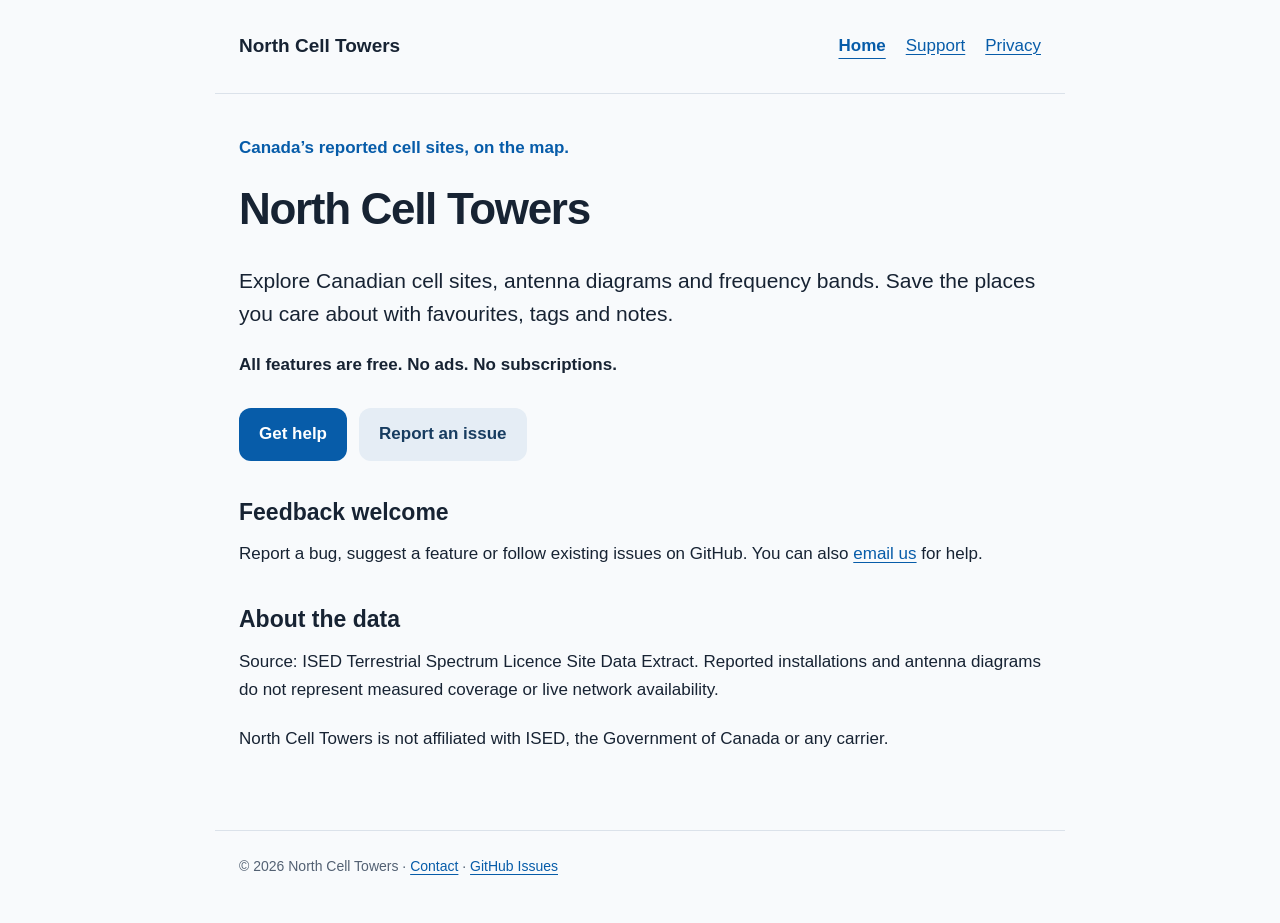
<file: docs/index.html>
<!doctype html>
<html lang="en-CA"><head><meta charset="utf-8"><meta name="viewport" content="width=device-width, initial-scale=1"><meta name="color-scheme" content="light dark"><title>Canadian cell sites · North Cell Towers</title><meta name="description" content="North Cell Towers: free Canadian cell-site exploration, support and privacy information."><link rel="stylesheet" href="styles.css"></head>
<body><a class="skip" href="#content">Skip to content</a><header><a class="brand" href="index.html">North Cell Towers</a><nav aria-label="Main"><a href="index.html" aria-current="page">Home</a><a href="support.html">Support</a><a href="privacy.html">Privacy</a></nav></header><main id="content"><p class="eyebrow">Canada’s reported cell sites, on the map.</p><h1>North Cell Towers</h1><p class="intro">Explore Canadian cell sites, antenna diagrams and frequency bands. Save the places you care about with favourites, tags and notes.</p><p><strong>All features are free. No ads. No subscriptions.</strong></p><div class="actions"><a class="button" href="support.html">Get help</a><a class="button secondary" href="https://github.com/maigougou/NorthCellTowers">Report an issue</a></div><h2>Feedback welcome</h2><p>Report a bug, suggest a feature or follow existing issues on GitHub. You can also <a href="mailto:mggyow@gmail.com">email us</a> for help.</p><h2>About the data</h2><p>Source: ISED Terrestrial Spectrum Licence Site Data Extract. Reported installations and antenna diagrams do not represent measured coverage or live network availability.</p><p>North Cell Towers is not affiliated with ISED, the Government of Canada or any carrier.</p></main><footer><p>© 2026 North Cell Towers · <a href="mailto:mggyow@gmail.com">Contact</a> · <a href="https://github.com/maigougou/NorthCellTowers/issues">GitHub Issues</a></p></footer></body></html>
</file>
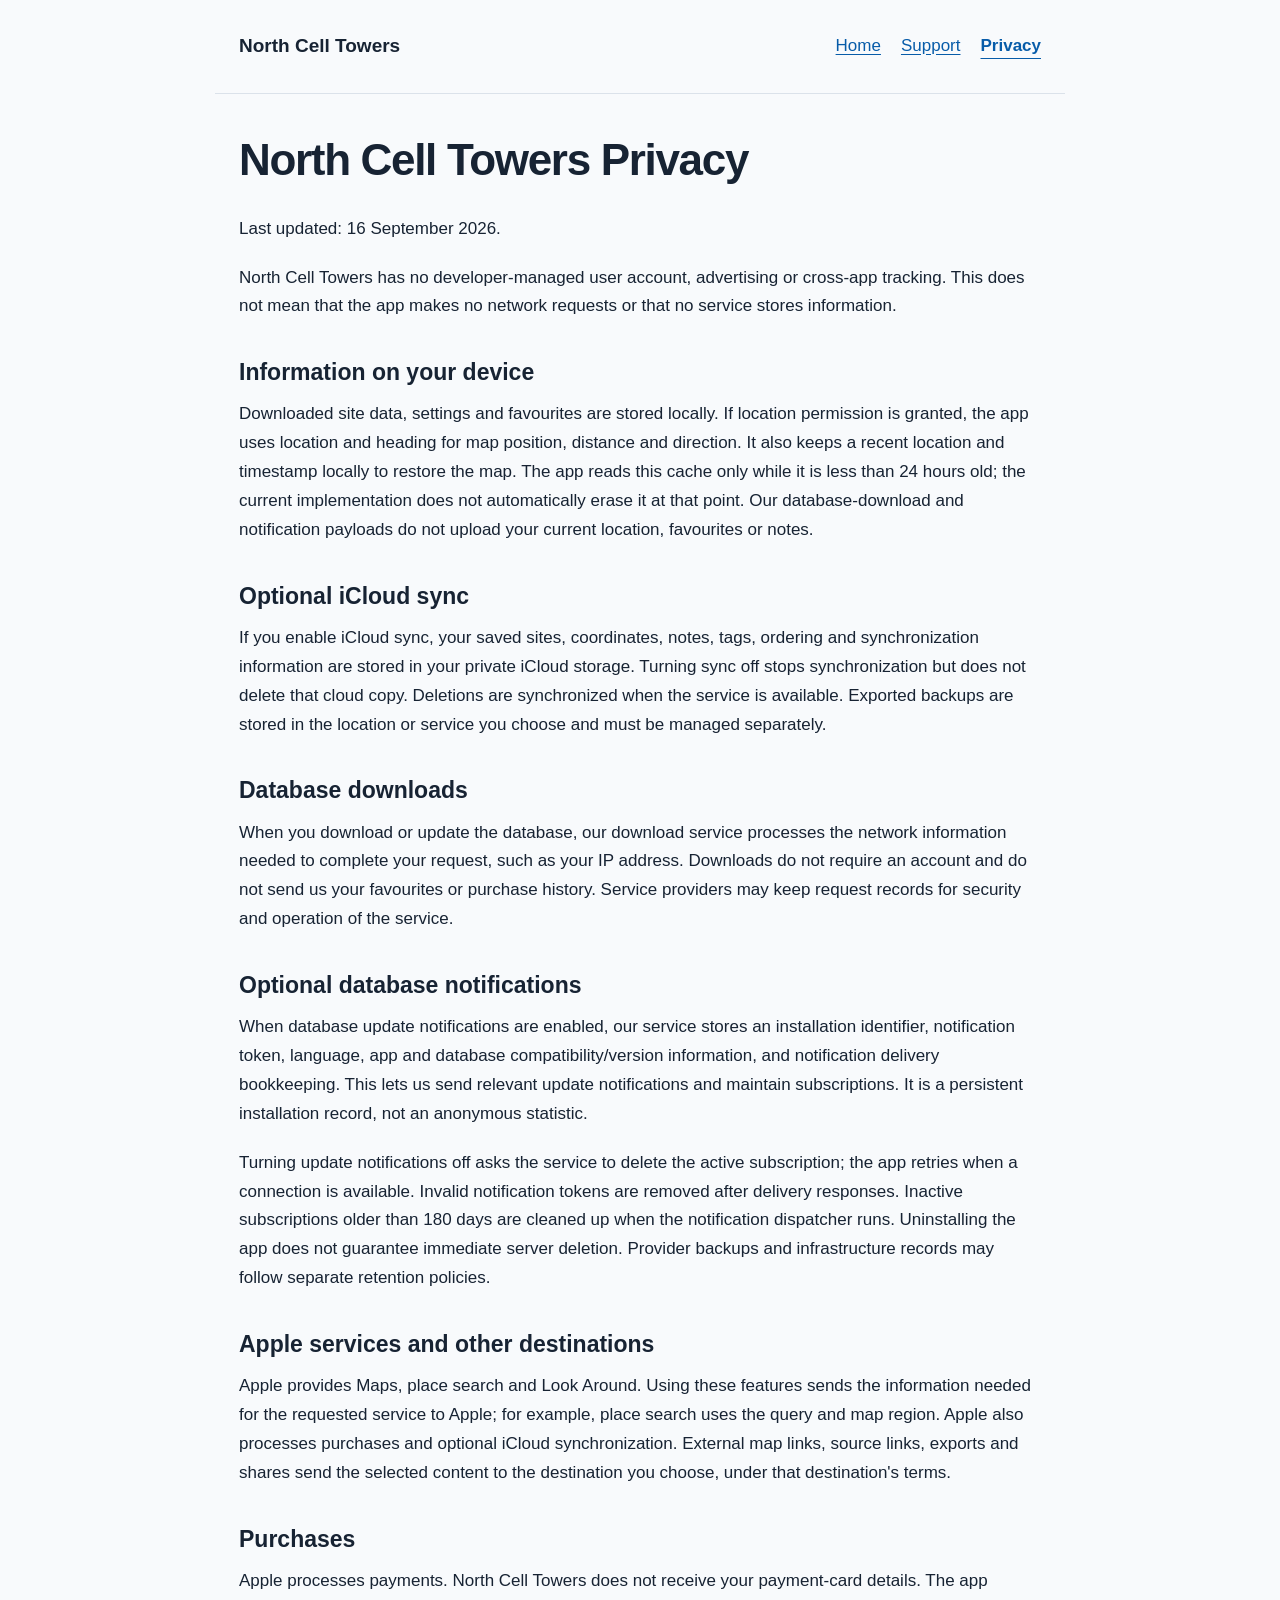
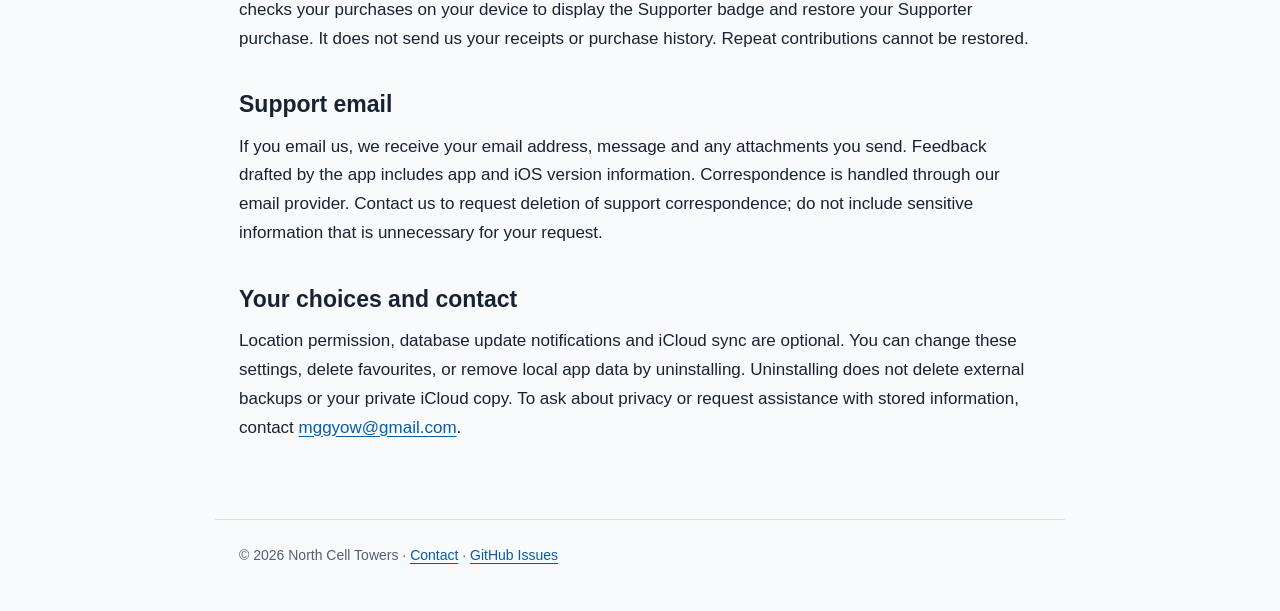
<file: docs/privacy.html>
<!doctype html>
<html lang="en-CA"><head><meta charset="utf-8"><meta name="viewport" content="width=device-width, initial-scale=1"><meta name="color-scheme" content="light dark"><title>Privacy · North Cell Towers</title><meta name="description" content="Privacy for North Cell Towers."><link rel="stylesheet" href="styles.css"></head>
<body><a class="skip" href="#content">Skip to content</a><header><a class="brand" href="index.html">North Cell Towers</a><nav aria-label="Main"><a href="index.html">Home</a><a href="support.html">Support</a><a href="privacy.html" aria-current="page">Privacy</a></nav></header><main id="content"><h1>North Cell Towers Privacy</h1>
<p>Last updated: 16 September 2026.</p>
<p>North Cell Towers has no developer-managed user account, advertising or cross-app tracking. This does not mean that the app makes no network requests or that no service stores information.</p>
<h2>Information on your device</h2>
<p>Downloaded site data, settings and favourites are stored locally. If location permission is granted, the app uses location and heading for map position, distance and direction. It also keeps a recent location and timestamp locally to restore the map. The app reads this cache only while it is less than 24 hours old; the current implementation does not automatically erase it at that point. Our database-download and notification payloads do not upload your current location, favourites or notes.</p>
<h2>Optional iCloud sync</h2>
<p>If you enable iCloud sync, your saved sites, coordinates, notes, tags, ordering and synchronization information are stored in your private iCloud storage. Turning sync off stops synchronization but does not delete that cloud copy. Deletions are synchronized when the service is available. Exported backups are stored in the location or service you choose and must be managed separately.</p>
<h2>Database downloads</h2>
<p>When you download or update the database, our download service processes the network information needed to complete your request, such as your IP address. Downloads do not require an account and do not send us your favourites or purchase history. Service providers may keep request records for security and operation of the service.</p>
<h2>Optional database notifications</h2>
<p>When database update notifications are enabled, our service stores an installation identifier, notification token, language, app and database compatibility/version information, and notification delivery bookkeeping. This lets us send relevant update notifications and maintain subscriptions. It is a persistent installation record, not an anonymous statistic.</p>
<p>Turning update notifications off asks the service to delete the active subscription; the app retries when a connection is available. Invalid notification tokens are removed after delivery responses. Inactive subscriptions older than 180 days are cleaned up when the notification dispatcher runs. Uninstalling the app does not guarantee immediate server deletion. Provider backups and infrastructure records may follow separate retention policies.</p>
<h2>Apple services and other destinations</h2>
<p>Apple provides Maps, place search and Look Around. Using these features sends the information needed for the requested service to Apple; for example, place search uses the query and map region. Apple also processes purchases and optional iCloud synchronization. External map links, source links, exports and shares send the selected content to the destination you choose, under that destination&#x27;s terms.</p>
<h2>Purchases</h2>
<p>Apple processes payments. North Cell Towers does not receive your payment-card details. The app checks your purchases on your device to display the Supporter badge and restore your Supporter purchase. It does not send us your receipts or purchase history. Repeat contributions cannot be restored.</p>
<h2>Support email</h2>
<p>If you email us, we receive your email address, message and any attachments you send. Feedback drafted by the app includes app and iOS version information. Correspondence is handled through our email provider. Contact us to request deletion of support correspondence; do not include sensitive information that is unnecessary for your request.</p>
<h2>Your choices and contact</h2>
<p>Location permission, database update notifications and iCloud sync are optional. You can change these settings, delete favourites, or remove local app data by uninstalling. Uninstalling does not delete external backups or your private iCloud copy. To ask about privacy or request assistance with stored information, contact <a href="mailto:mggyow@gmail.com">mggyow@gmail.com</a>.</p></main><footer><p>© 2026 North Cell Towers · <a href="mailto:mggyow@gmail.com">Contact</a> · <a href="https://github.com/maigougou/NorthCellTowers/issues">GitHub Issues</a></p></footer></body></html>
</file>
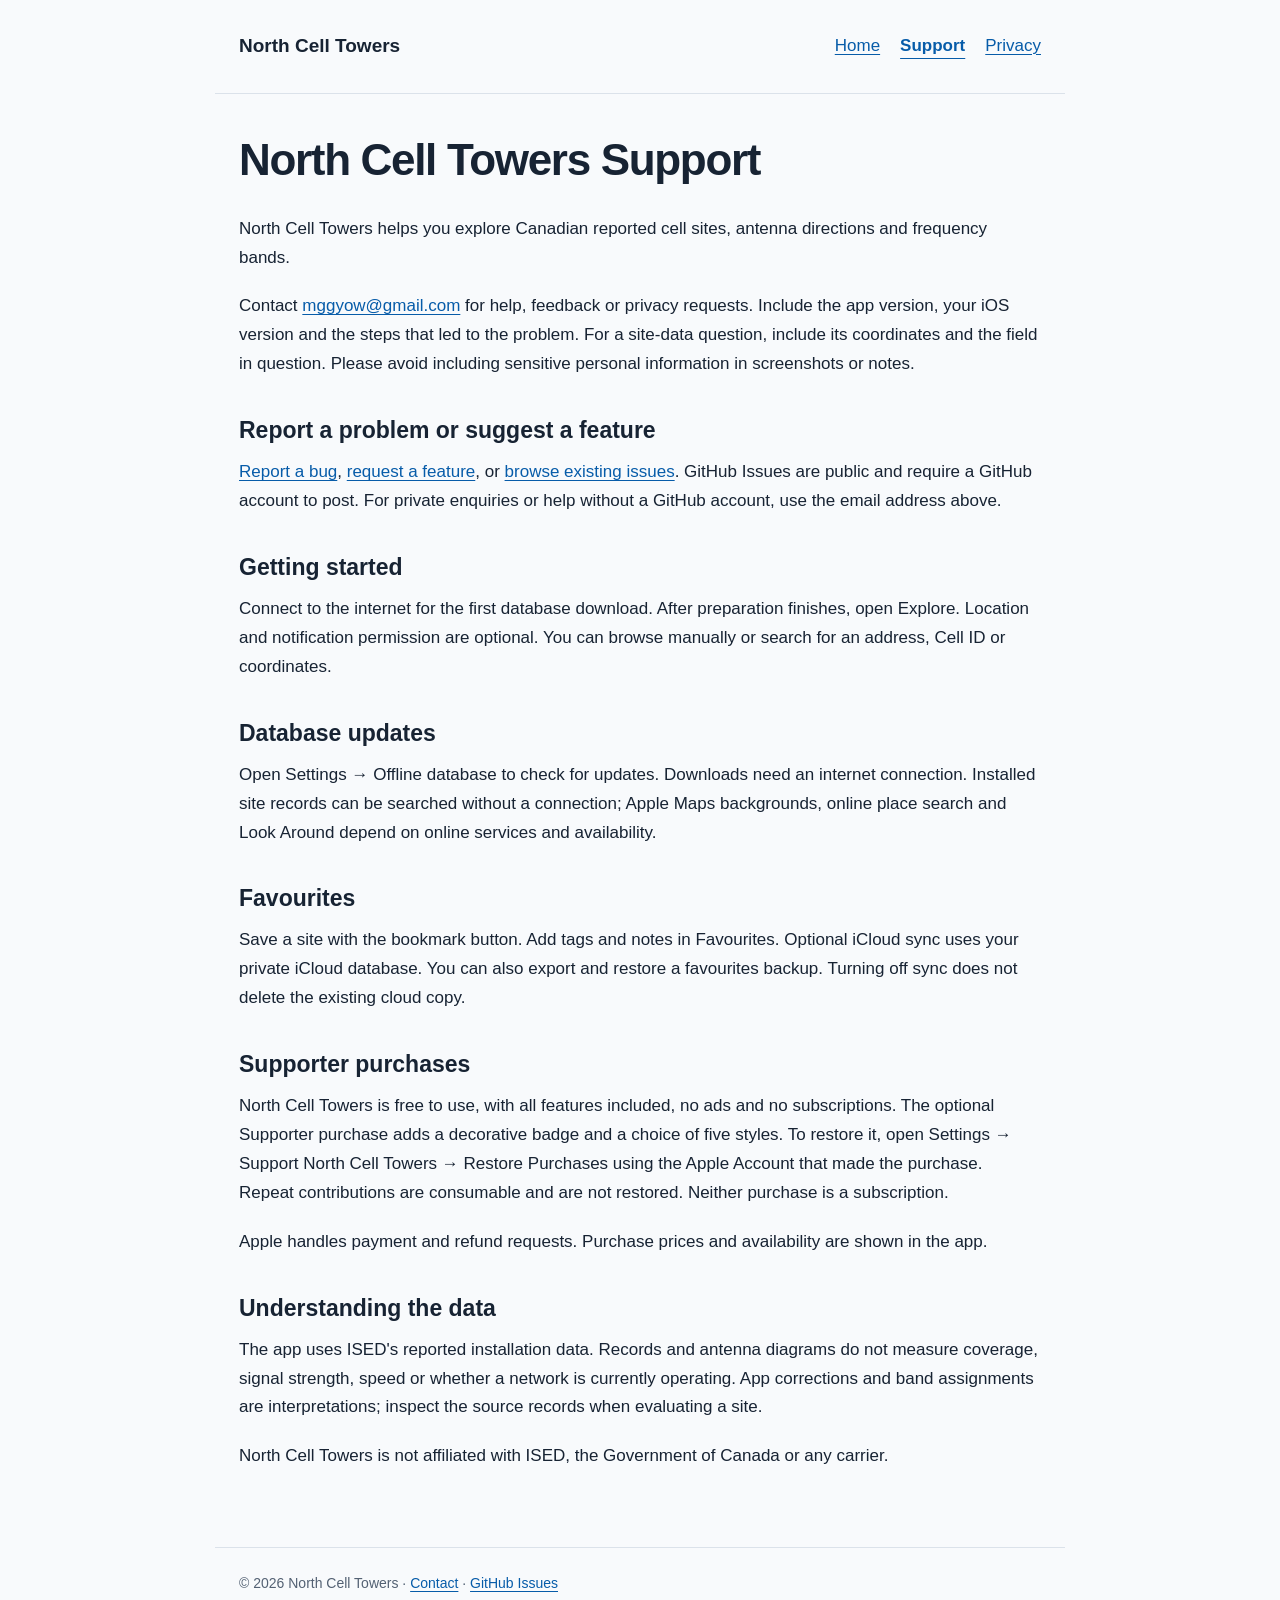
<file: docs/support.html>
<!doctype html>
<html lang="en-CA"><head><meta charset="utf-8"><meta name="viewport" content="width=device-width, initial-scale=1"><meta name="color-scheme" content="light dark"><title>Support · North Cell Towers</title><meta name="description" content="Support for North Cell Towers."><link rel="stylesheet" href="styles.css"></head>
<body><a class="skip" href="#content">Skip to content</a><header><a class="brand" href="index.html">North Cell Towers</a><nav aria-label="Main"><a href="index.html">Home</a><a href="support.html" aria-current="page">Support</a><a href="privacy.html">Privacy</a></nav></header><main id="content"><h1>North Cell Towers Support</h1>
<p>North Cell Towers helps you explore Canadian reported cell sites, antenna directions and frequency bands.</p>
<p>Contact <a href="mailto:mggyow@gmail.com">mggyow@gmail.com</a> for help, feedback or privacy requests. Include the app version, your iOS version and the steps that led to the problem. For a site-data question, include its coordinates and the field in question. Please avoid including sensitive personal information in screenshots or notes.</p>
<h2>Report a problem or suggest a feature</h2>
<p><a href="https://github.com/maigougou/NorthCellTowers/issues/new?template=bug_report.yml">Report a bug</a>, <a href="https://github.com/maigougou/NorthCellTowers/issues/new?template=feature_request.yml">request a feature</a>, or <a href="https://github.com/maigougou/NorthCellTowers/issues">browse existing issues</a>. GitHub Issues are public and require a GitHub account to post. For private enquiries or help without a GitHub account, use the email address above.</p>
<h2>Getting started</h2>
<p>Connect to the internet for the first database download. After preparation finishes, open Explore. Location and notification permission are optional. You can browse manually or search for an address, Cell ID or coordinates.</p>
<h2>Database updates</h2>
<p>Open Settings → Offline database to check for updates. Downloads need an internet connection. Installed site records can be searched without a connection; Apple Maps backgrounds, online place search and Look Around depend on online services and availability.</p>
<h2>Favourites</h2>
<p>Save a site with the bookmark button. Add tags and notes in Favourites. Optional iCloud sync uses your private iCloud database. You can also export and restore a favourites backup. Turning off sync does not delete the existing cloud copy.</p>
<h2>Supporter purchases</h2>
<p>North Cell Towers is free to use, with all features included, no ads and no subscriptions. The optional Supporter purchase adds a decorative badge and a choice of five styles. To restore it, open Settings → Support North Cell Towers → Restore Purchases using the Apple Account that made the purchase. Repeat contributions are consumable and are not restored. Neither purchase is a subscription.</p>
<p>Apple handles payment and refund requests. Purchase prices and availability are shown in the app.</p>
<h2>Understanding the data</h2>
<p>The app uses ISED&#x27;s reported installation data. Records and antenna diagrams do not measure coverage, signal strength, speed or whether a network is currently operating. App corrections and band assignments are interpretations; inspect the source records when evaluating a site.</p>
<p>North Cell Towers is not affiliated with ISED, the Government of Canada or any carrier.</p></main><footer><p>© 2026 North Cell Towers · <a href="mailto:mggyow@gmail.com">Contact</a> · <a href="https://github.com/maigougou/NorthCellTowers/issues">GitHub Issues</a></p></footer></body></html>
</file>
<file: docs/styles.css>
*{box-sizing:border-box}html{color-scheme:light dark;background:#f8fafc;color:#172333;font:17px/1.7 -apple-system,BlinkMacSystemFont,"Segoe UI",sans-serif}body{margin:0}header,main,footer{max-width:850px;margin:auto;padding:24px}header{display:flex;align-items:center;justify-content:space-between;gap:24px;border-bottom:1px solid #dbe2ea}.brand{font-size:19px;font-weight:700;color:inherit;text-decoration:none}nav{display:flex;gap:20px}nav a{padding:8px 0}nav a[aria-current]{font-weight:700;text-decoration:underline;text-underline-offset:7px}a{color:#075ca9;text-underline-offset:3px}a:hover{text-decoration-thickness:2px}a:focus-visible{outline:3px solid #0783d5;outline-offset:4px;border-radius:2px}main{padding-top:40px;padding-bottom:56px;min-height:65vh}h1{font-size:clamp(30px,5vw,44px);line-height:1.2;letter-spacing:-.03em;margin:0 0 28px}h2{font-size:23px;line-height:1.35;margin:36px 0 12px}p{margin:0 0 20px}footer{font-size:14px;color:#536173;border-top:1px solid #dbe2ea}.eyebrow{font-weight:650;color:#075ca9}.intro{font-size:21px;line-height:1.6}.actions{display:flex;gap:12px;flex-wrap:wrap;margin:28px 0}.button{display:inline-block;background:#075ca9;color:#fff;padding:12px 20px;border-radius:12px;font-weight:600;text-decoration:none}.button.secondary{background:#e5edf5;color:#173c60}.skip{position:absolute;left:12px;top:-100px;background:#fff;padding:12px;z-index:1}.skip:focus{top:12px}@media(max-width:580px){header{align-items:flex-start;flex-direction:column;gap:8px}header,main,footer{padding-left:22px;padding-right:22px}main{padding-top:32px}nav{gap:26px}h2{font-size:21px}}@media(prefers-color-scheme:dark){html{background:#101820;color:#e4ecf4}header,footer{border-color:#303e4c}a,.eyebrow{color:#8bc8ff}footer{color:#b0becd}.button{background:#8bc8ff;color:#0d263c}.button.secondary{background:#253646;color:#e4ecf4}.skip{background:#253646}}
</file>
